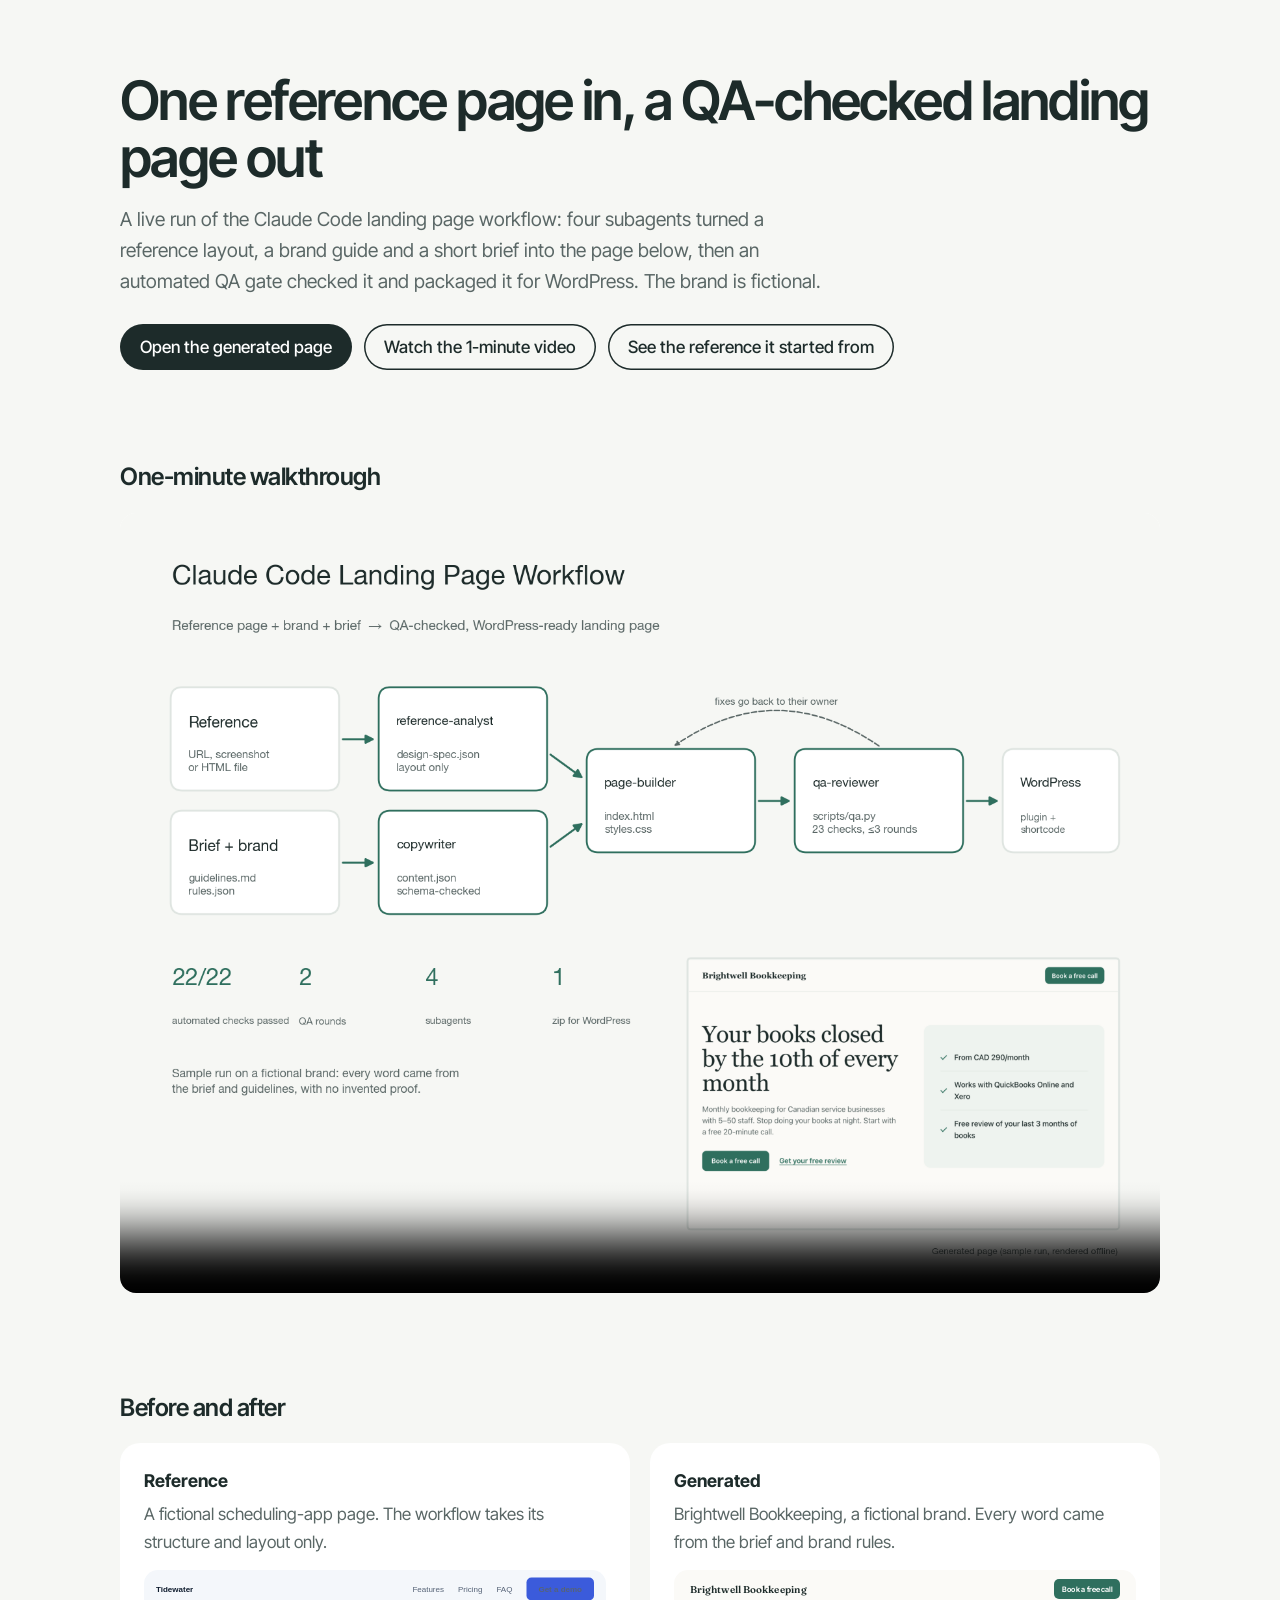
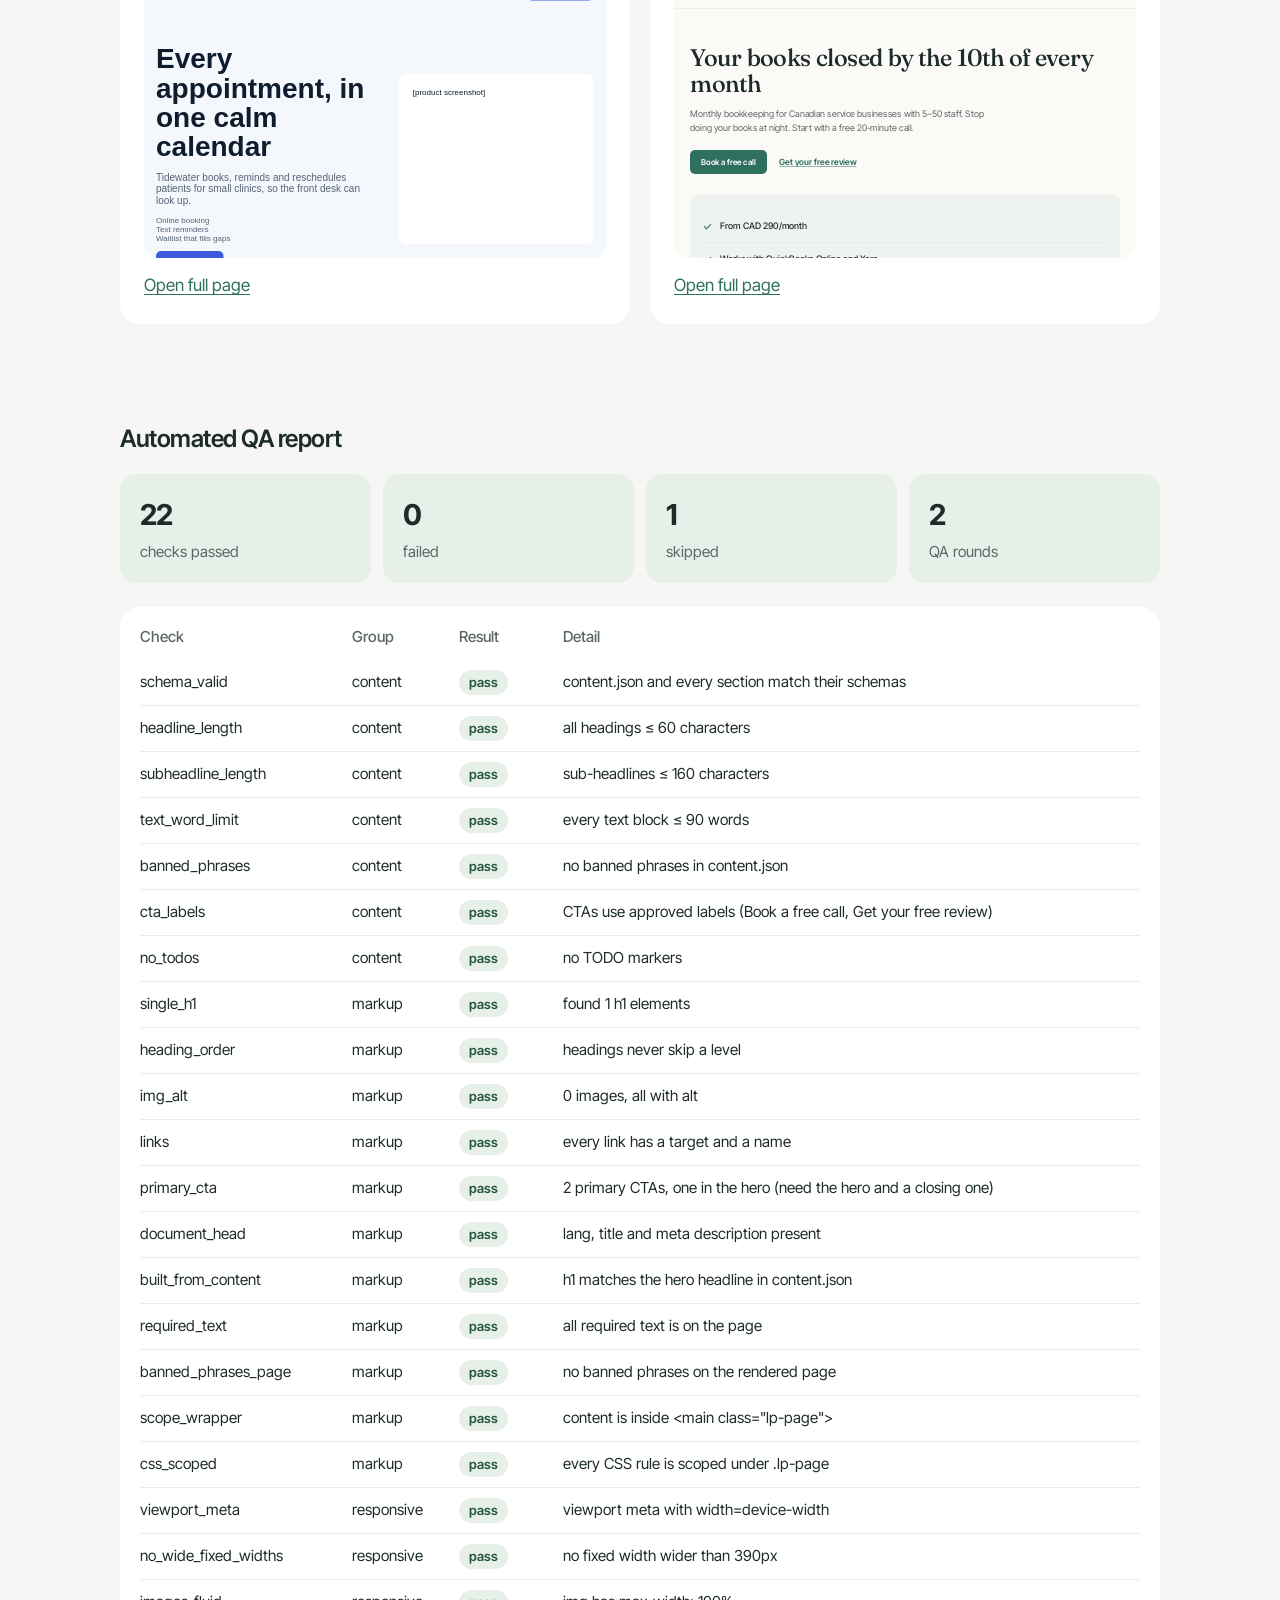
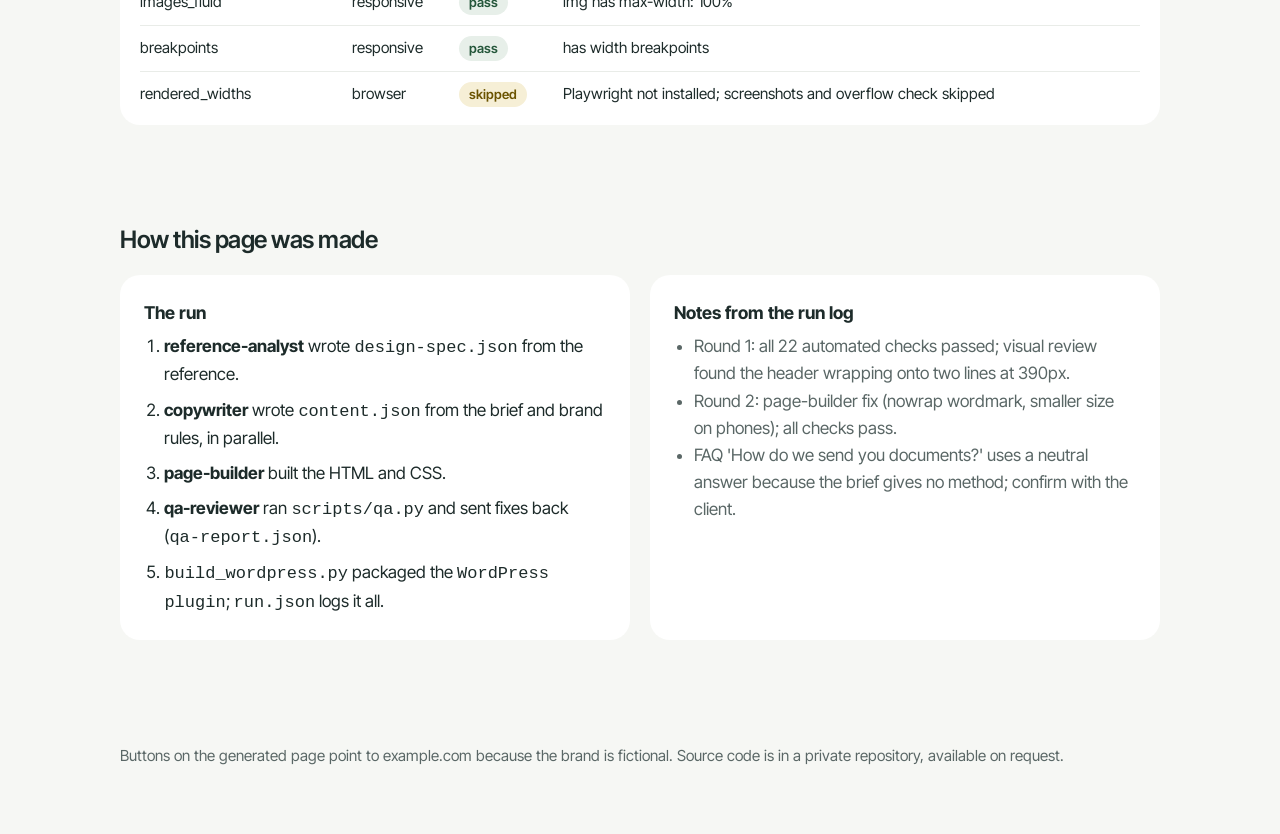
<file: index.html>
<!doctype html>
<html lang="en">
<head>
<meta charset="utf-8">
<meta name="viewport" content="width=device-width, initial-scale=1">
<title>Landing Page Workflow: live demo</title>
<meta name="description" content="A landing page produced end to end by a Claude Code workflow: reference, copy, build, automated QA and a WordPress plugin.">
<link rel="preconnect" href="https://fonts.googleapis.com"><link rel="preconnect" href="https://fonts.gstatic.com" crossorigin>
<link href="https://fonts.googleapis.com/css2?family=Inter+Tight:wght@400;500;600&display=swap" rel="stylesheet">
<style>
  :root { --bg:#f6f7f4; --ink:#1d2b2a; --muted:#5a6766; --accent:#2f6f5e; --card:#ffffff; --soft:#e7efe9; --warn:#f6efd6; --bad:#f8e4dc; }
  * { box-sizing:border-box; }
  body { margin:0; background:var(--bg); color:var(--ink); font:400 17px/1.6 "Inter Tight", system-ui, sans-serif; }
  a { color:var(--accent); text-underline-offset:.2em; }
  .wrap { max-width:1080px; margin:0 auto; padding:0 max(20px, env(safe-area-inset-left)); }
  header { padding:72px 0 40px; }
  h1 { font-size:clamp(2rem, 1.4rem + 2.6vw, 3.4rem); line-height:1.05; letter-spacing:-.03em; margin:0 0 18px; font-weight:600; }
  h2 { font-size:1.5rem; letter-spacing:-.02em; margin:0 0 16px; font-weight:600; }
  .lead { font-size:1.2rem; color:var(--muted); max-width:44rem; margin:0; }
  .actions { display:flex; flex-wrap:wrap; gap:12px; margin-top:28px; }
  .btn { display:inline-flex; align-items:center; min-height:46px; padding:0 20px; border-radius:999px; background:var(--ink); color:#fff; text-decoration:none; font-weight:500; }
  .btn.ghost { background:transparent; color:var(--ink); box-shadow:inset 0 0 0 1.5px var(--ink); }
  section { padding:48px 0; }
  .grid { display:grid; gap:20px; grid-template-columns:repeat(auto-fit, minmax(min(100%, 300px), 1fr)); }
  .card { background:var(--card); border-radius:20px; padding:24px; }
  .card h3 { margin:0 0 6px; font-size:1.1rem; }
  .card p { margin:0 0 14px; color:var(--muted); }
  .frame { border-radius:14px; overflow:hidden; background:#fff; aspect-ratio:16/10; }
  .frame iframe { width:200%; height:200%; border:0; transform:scale(.5); transform-origin:0 0; pointer-events:none; }
  .stats { display:grid; gap:12px; grid-template-columns:repeat(auto-fit, minmax(150px, 1fr)); margin-bottom:24px; }
  .stat { background:var(--soft); border-radius:16px; padding:18px 20px; }
  .stat b { display:block; font-size:1.8rem; letter-spacing:-.02em; }
  .stat span { color:var(--muted); font-size:.95rem; }
  .table { background:var(--card); border-radius:20px; padding:8px 20px; overflow-x:auto; }
  table { width:100%; border-collapse:collapse; font-size:.95rem; min-width:560px; }
  td, th { text-align:left; padding:10px 12px 10px 0; vertical-align:top; }
  tr + tr td { border-top:1px solid #e9ece8; }
  th { color:var(--muted); font-weight:500; }
  .pill { display:inline-block; border-radius:999px; padding:2px 10px; font-size:.82rem; font-weight:600; }
  .pass { background:var(--soft); color:#24563a; } .skipped { background:var(--warn); color:#6b5300; } .fail { background:var(--bad); color:#8d2f1c; }
  ol.flow { margin:0; padding-left:1.2em; display:grid; gap:8px; }
  ul.notes { margin:0; padding-left:1.2em; color:var(--muted); }
  .vid { width:100%; max-width:100%; border-radius:16px; background:#fff; display:block; }
  footer { padding:56px 0 72px; color:var(--muted); font-size:.95rem; }
</style>
</head>
<body>
<div class="wrap">
  <header>
    <h1>One reference page in, a QA-checked landing page out</h1>
    <p class="lead">A live run of the Claude Code landing page workflow: four subagents turned a reference layout, a brand guide and a short brief into the page below, then an automated QA gate checked it and packaged it for WordPress. The brand is fictional.</p>
    <div class="actions">
      <a class="btn" href="generated/">Open the generated page</a>
      <a class="btn ghost" href="#vid-h">Watch the 1-minute video</a>
      <a class="btn ghost" href="reference/">See the reference it started from</a>
      
    </div>
  </header>

  <section aria-labelledby="vid-h">
    <h2 id="vid-h">One-minute walkthrough</h2>
    <video class="vid" controls playsinline preload="metadata" poster="cover.png" src="demo-video.mp4?v=9ca69c38ab">Your browser can't play this video.</video>
  </section>

  <section aria-labelledby="io-h">
    <h2 id="io-h">Before and after</h2>
    <div class="grid">
      <div class="card"><h3>Reference</h3><p>A fictional scheduling-app page. The workflow takes its structure and layout only.</p>
        <div class="frame"><iframe src="reference/" title="Reference page preview" loading="lazy" tabindex="-1" scrolling="no"></iframe></div>
        <p style="margin:14px 0 0"><a href="reference/">Open full page</a></p></div>
      <div class="card"><h3>Generated</h3><p>Brightwell Bookkeeping, a fictional brand. Every word came from the brief and brand rules.</p>
        <div class="frame"><iframe src="generated/" title="Generated page preview" loading="lazy" tabindex="-1" scrolling="no"></iframe></div>
        <p style="margin:14px 0 0"><a href="generated/">Open full page</a></p></div>
    </div>
  </section>

  <section aria-labelledby="qa-h">
    <h2 id="qa-h">Automated QA report</h2>
    <div class="stats">
      <div class="stat"><b>22</b><span>checks passed</span></div>
      <div class="stat"><b>0</b><span>failed</span></div>
      <div class="stat"><b>1</b><span>skipped</span></div>
      <div class="stat"><b>2</b><span>QA rounds</span></div>
    </div>
    <div class="table"><table>
      <thead><tr><th>Check</th><th>Group</th><th>Result</th><th>Detail</th></tr></thead>
      <tbody><tr><td>schema_valid</td><td>content</td><td><span class="pill pass">pass</span></td><td>content.json and every section match their schemas</td></tr><tr><td>headline_length</td><td>content</td><td><span class="pill pass">pass</span></td><td>all headings ≤ 60 characters</td></tr><tr><td>subheadline_length</td><td>content</td><td><span class="pill pass">pass</span></td><td>sub-headlines ≤ 160 characters</td></tr><tr><td>text_word_limit</td><td>content</td><td><span class="pill pass">pass</span></td><td>every text block ≤ 90 words</td></tr><tr><td>banned_phrases</td><td>content</td><td><span class="pill pass">pass</span></td><td>no banned phrases in content.json</td></tr><tr><td>cta_labels</td><td>content</td><td><span class="pill pass">pass</span></td><td>CTAs use approved labels (Book a free call, Get your free review)</td></tr><tr><td>no_todos</td><td>content</td><td><span class="pill pass">pass</span></td><td>no TODO markers</td></tr><tr><td>single_h1</td><td>markup</td><td><span class="pill pass">pass</span></td><td>found 1 h1 elements</td></tr><tr><td>heading_order</td><td>markup</td><td><span class="pill pass">pass</span></td><td>headings never skip a level</td></tr><tr><td>img_alt</td><td>markup</td><td><span class="pill pass">pass</span></td><td>0 images, all with alt</td></tr><tr><td>links</td><td>markup</td><td><span class="pill pass">pass</span></td><td>every link has a target and a name</td></tr><tr><td>primary_cta</td><td>markup</td><td><span class="pill pass">pass</span></td><td>2 primary CTAs, one in the hero (need the hero and a closing one)</td></tr><tr><td>document_head</td><td>markup</td><td><span class="pill pass">pass</span></td><td>lang, title and meta description present</td></tr><tr><td>built_from_content</td><td>markup</td><td><span class="pill pass">pass</span></td><td>h1 matches the hero headline in content.json</td></tr><tr><td>required_text</td><td>markup</td><td><span class="pill pass">pass</span></td><td>all required text is on the page</td></tr><tr><td>banned_phrases_page</td><td>markup</td><td><span class="pill pass">pass</span></td><td>no banned phrases on the rendered page</td></tr><tr><td>scope_wrapper</td><td>markup</td><td><span class="pill pass">pass</span></td><td>content is inside &lt;main class=&quot;lp-page&quot;&gt;</td></tr><tr><td>css_scoped</td><td>markup</td><td><span class="pill pass">pass</span></td><td>every CSS rule is scoped under .lp-page</td></tr><tr><td>viewport_meta</td><td>responsive</td><td><span class="pill pass">pass</span></td><td>viewport meta with width=device-width</td></tr><tr><td>no_wide_fixed_widths</td><td>responsive</td><td><span class="pill pass">pass</span></td><td>no fixed width wider than 390px</td></tr><tr><td>images_fluid</td><td>responsive</td><td><span class="pill pass">pass</span></td><td>img has max-width: 100%</td></tr><tr><td>breakpoints</td><td>responsive</td><td><span class="pill pass">pass</span></td><td>has width breakpoints</td></tr><tr><td>rendered_widths</td><td>browser</td><td><span class="pill skipped">skipped</span></td><td>Playwright not installed; screenshots and overflow check skipped</td></tr></tbody>
    </table></div>
  </section>

  <section aria-labelledby="how-h">
    <h2 id="how-h">How this page was made</h2>
    <div class="grid">
      <div class="card"><h3>The run</h3>
        <ol class="flow">
          <li><b>reference-analyst</b> wrote <code>design-spec.json</code> from the reference.</li>
          <li><b>copywriter</b> wrote <code>content.json</code> from the brief and brand rules, in parallel.</li>
          <li><b>page-builder</b> built the HTML and CSS.</li>
          <li><b>qa-reviewer</b> ran <code>scripts/qa.py</code> and sent fixes back (<code>qa-report.json</code>).</li>
          <li><code>build_wordpress.py</code> packaged the <code>WordPress plugin</code>; <code>run.json</code> logs it all.</li>
        </ol></div>
      <div class="card"><h3>Notes from the run log</h3><ul class="notes"><li>Round 1: all 22 automated checks passed; visual review found the header wrapping onto two lines at 390px.</li><li>Round 2: page-builder fix (nowrap wordmark, smaller size on phones); all checks pass.</li><li>FAQ &#x27;How do we send you documents?&#x27; uses a neutral answer because the brief gives no method; confirm with the client.</li></ul></div>
    </div>
  </section>

  <footer>
        Buttons on the generated page point to example.com because the brand is fictional.
    Source code is in a private repository, available on request.
  </footer>
</div>
</body>
</html>
</file>
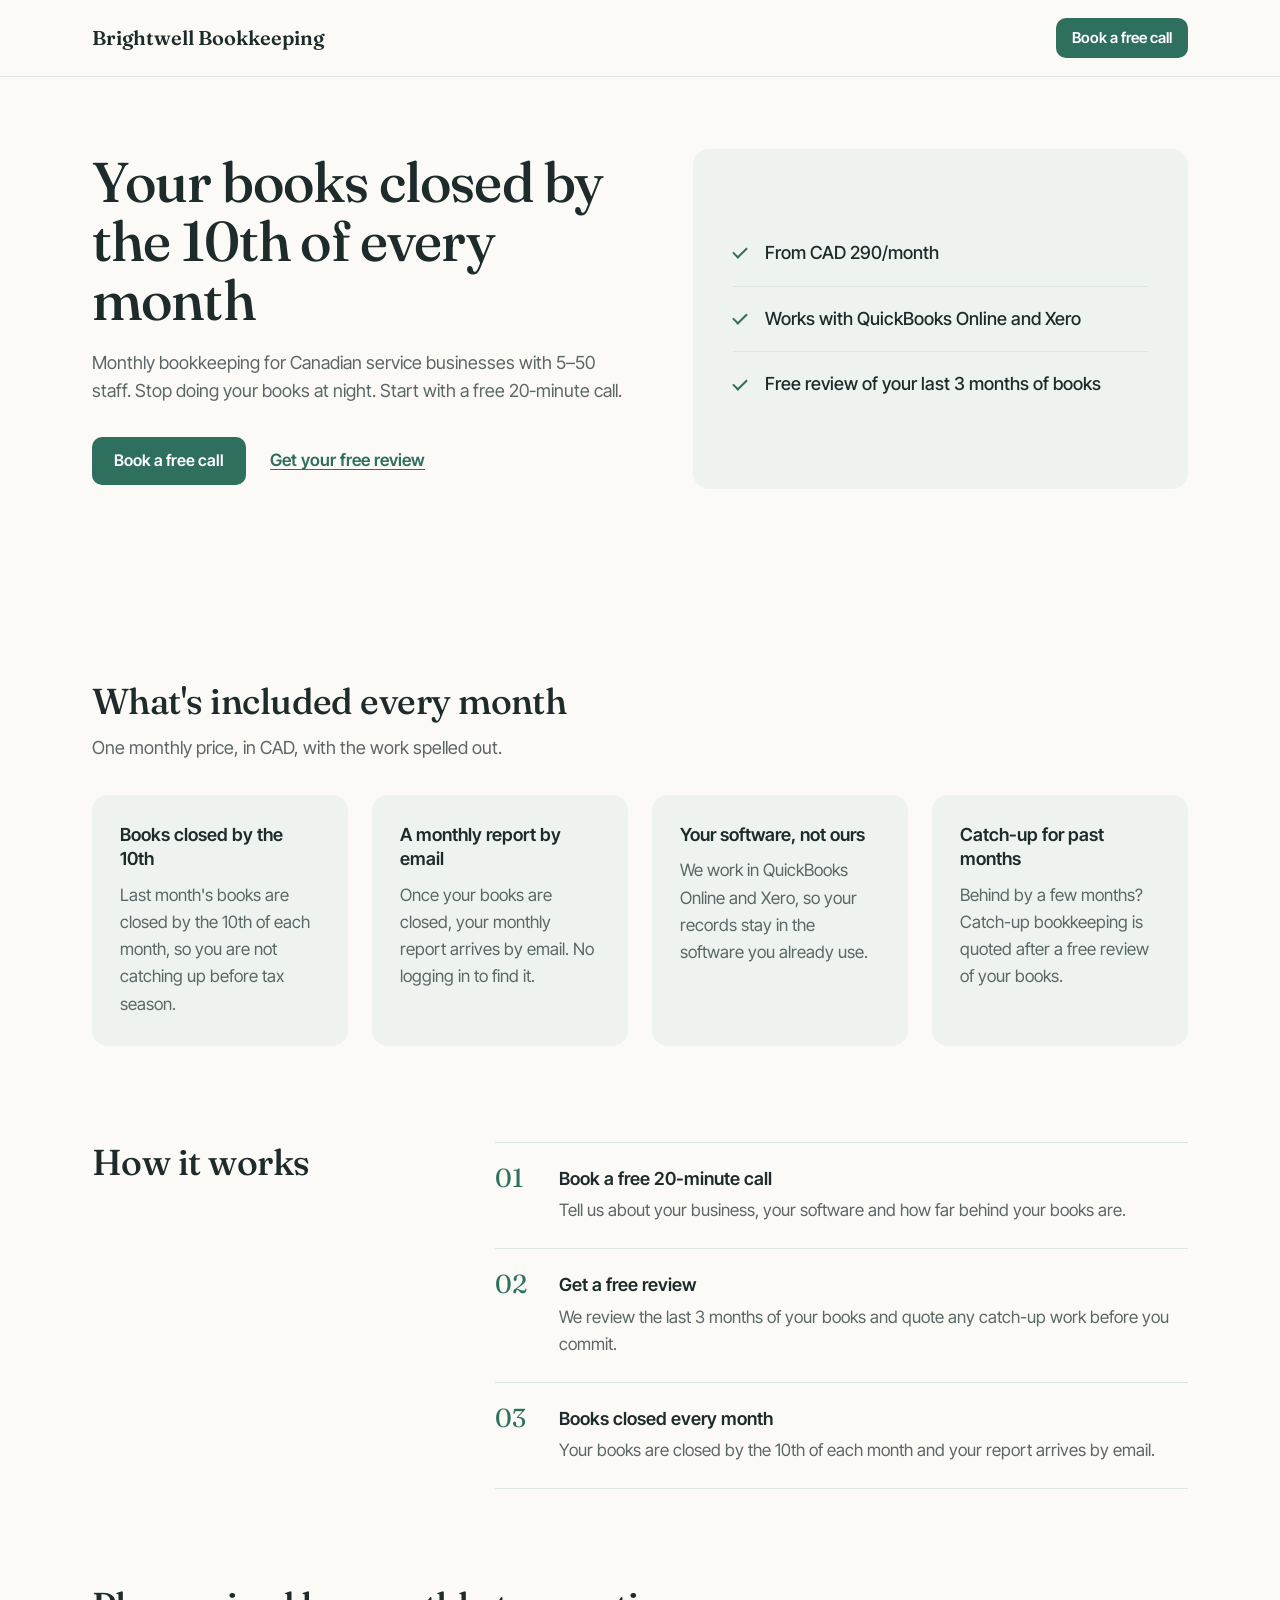
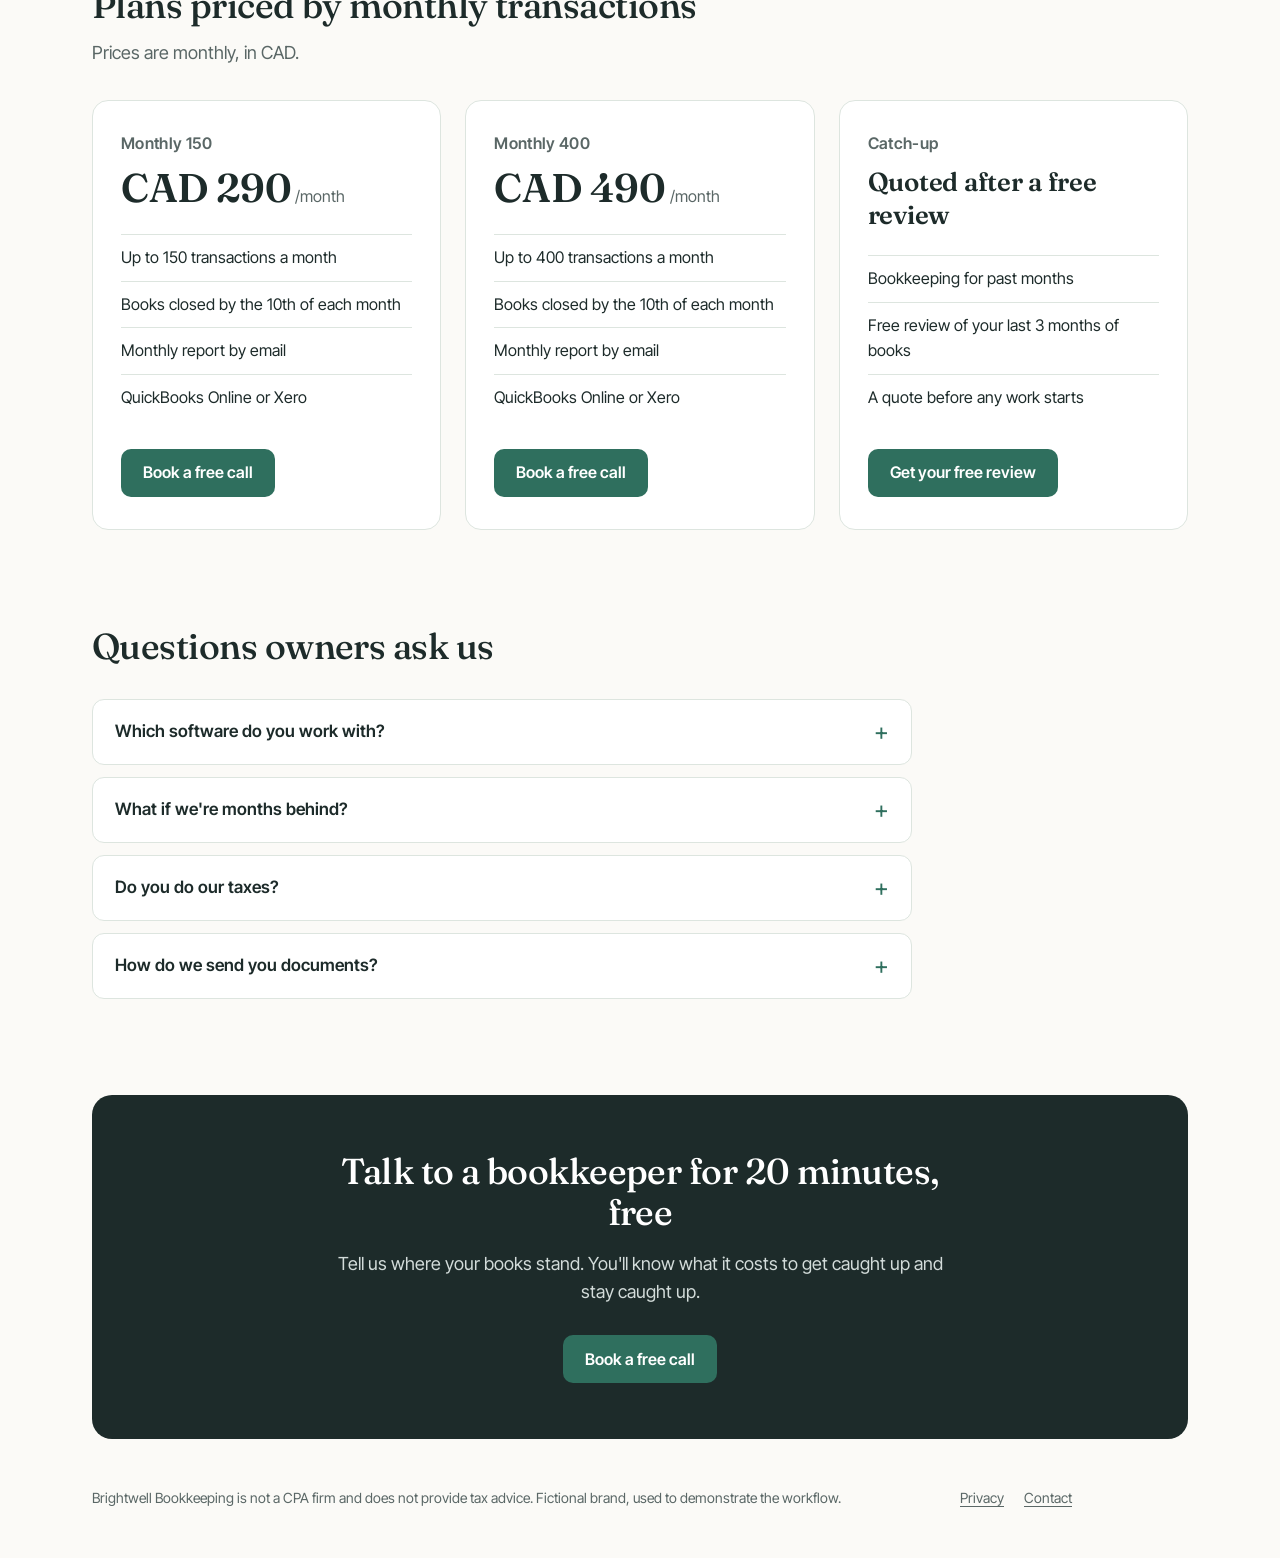
<file: generated/index.html>
<!doctype html>
<html lang="en">
<head>
  <meta charset="utf-8">
  <meta name="viewport" content="width=device-width, initial-scale=1">
  <title>Monthly bookkeeping for Canadian service businesses | Brightwell Bookkeeping</title>
  <meta name="description" content="Monthly bookkeeping from CAD 290/month. Books closed by the 10th, a monthly report by email, on QuickBooks Online or Xero. Book a free 20-minute call.">
  <link rel="preconnect" href="https://fonts.googleapis.com">
  <link rel="preconnect" href="https://fonts.gstatic.com" crossorigin>
  <link rel="stylesheet" href="https://fonts.googleapis.com/css2?family=Fraunces:opsz,wght@9..144,500;9..144,600&amp;family=Inter+Tight:wght@400;500;600&amp;display=swap">
  <link rel="stylesheet" href="styles.css">
</head>
<body style="margin:0">
<main class="lp-page">
  <header class="lp-nav">
    <div class="lp-container lp-nav__inner">
      <a class="lp-nav__brand" href="#hero">Brightwell Bookkeeping</a>
      <a class="lp-btn lp-btn--small" href="https://example.com/book-a-call">Book a free call</a>
    </div>
  </header>

  <section class="lp-hero" id="hero" aria-labelledby="hero-title">
    <div class="lp-container lp-hero__grid">
      <div class="lp-hero__text">
        <h1 id="hero-title">Your books closed by the 10th of every month</h1>
        <p class="lp-hero__sub">Monthly bookkeeping for Canadian service businesses with 5–50 staff. Stop doing your books at night. Start with a free 20-minute call.</p>
        <div class="lp-hero__actions">
          <a class="lp-btn lp-cta-primary" href="https://example.com/book-a-call">Book a free call</a>
          <a class="lp-link-secondary" href="https://example.com/free-review">Get your free review</a>
        </div>
      </div>
      <div class="lp-hero__panel">
        <ul class="lp-hero__points">
          <li>From CAD 290/month</li>
          <li>Works with QuickBooks Online and Xero</li>
          <li>Free review of your last 3 months of books</li>
        </ul>
      </div>
    </div>
  </section>

  <section class="lp-section lp-features" id="features" aria-labelledby="features-title">
    <div class="lp-container">
      <div class="lp-section__head">
        <h2 id="features-title">What's included every month</h2>
        <p class="lp-intro">One monthly price, in CAD, with the work spelled out.</p>
      </div>
      <div class="lp-cards lp-cards--four">
        <article class="lp-card">
          <h3>Books closed by the 10th</h3>
          <p>Last month's books are closed by the 10th of each month, so you are not catching up before tax season.</p>
        </article>
        <article class="lp-card">
          <h3>A monthly report by email</h3>
          <p>Once your books are closed, your monthly report arrives by email. No logging in to find it.</p>
        </article>
        <article class="lp-card">
          <h3>Your software, not ours</h3>
          <p>We work in QuickBooks Online and Xero, so your records stay in the software you already use.</p>
        </article>
        <article class="lp-card">
          <h3>Catch-up for past months</h3>
          <p>Behind by a few months? Catch-up bookkeeping is quoted after a free review of your books.</p>
        </article>
      </div>
    </div>
  </section>

  <section class="lp-section lp-steps" id="steps" aria-labelledby="steps-title">
    <div class="lp-container lp-steps__grid">
      <h2 id="steps-title">How it works</h2>
      <ol class="lp-steps__list">
        <li>
          <h3>Book a free 20-minute call</h3>
          <p>Tell us about your business, your software and how far behind your books are.</p>
        </li>
        <li>
          <h3>Get a free review</h3>
          <p>We review the last 3 months of your books and quote any catch-up work before you commit.</p>
        </li>
        <li>
          <h3>Books closed every month</h3>
          <p>Your books are closed by the 10th of each month and your report arrives by email.</p>
        </li>
      </ol>
    </div>
  </section>

  <section class="lp-section lp-pricing" id="pricing" aria-labelledby="pricing-title">
    <div class="lp-container">
      <div class="lp-section__head">
        <h2 id="pricing-title">Plans priced by monthly transactions</h2>
        <p class="lp-intro">Prices are monthly, in CAD.</p>
      </div>
      <div class="lp-cards lp-cards--three">
        <article class="lp-plan">
          <h3>Monthly 150</h3>
          <p class="lp-plan__price"><span class="lp-plan__amount">CAD 290</span><span class="lp-plan__period">/month</span></p>
          <ul class="lp-plan__list">
            <li>Up to 150 transactions a month</li>
            <li>Books closed by the 10th of each month</li>
            <li>Monthly report by email</li>
            <li>QuickBooks Online or Xero</li>
          </ul>
          <a class="lp-btn" href="https://example.com/book-a-call">Book a free call</a>
        </article>
        <article class="lp-plan">
          <h3>Monthly 400</h3>
          <p class="lp-plan__price"><span class="lp-plan__amount">CAD 490</span><span class="lp-plan__period">/month</span></p>
          <ul class="lp-plan__list">
            <li>Up to 400 transactions a month</li>
            <li>Books closed by the 10th of each month</li>
            <li>Monthly report by email</li>
            <li>QuickBooks Online or Xero</li>
          </ul>
          <a class="lp-btn" href="https://example.com/book-a-call">Book a free call</a>
        </article>
        <article class="lp-plan">
          <h3>Catch-up</h3>
          <p class="lp-plan__price"><span class="lp-plan__amount lp-plan__amount--text">Quoted after a free review</span></p>
          <ul class="lp-plan__list">
            <li>Bookkeeping for past months</li>
            <li>Free review of your last 3 months of books</li>
            <li>A quote before any work starts</li>
          </ul>
          <a class="lp-btn" href="https://example.com/free-review">Get your free review</a>
        </article>
      </div>
    </div>
  </section>

  <section class="lp-section lp-faq" id="faq" aria-labelledby="faq-title">
    <div class="lp-container">
      <div class="lp-section__head">
        <h2 id="faq-title">Questions owners ask us</h2>
      </div>
      <div class="lp-faq__list">
        <details class="lp-faq__item">
          <summary><h3>Which software do you work with?</h3></summary>
          <p>QuickBooks Online and Xero. Your books stay in your own account.</p>
        </details>
        <details class="lp-faq__item">
          <summary><h3>What if we're months behind?</h3></summary>
          <p>That's common. We start with a free review of your last 3 months of books, then quote the catch-up work. Once you are caught up, your books are closed by the 10th of each month.</p>
        </details>
        <details class="lp-faq__item">
          <summary><h3>Do you do our taxes?</h3></summary>
          <p>No. Brightwell Bookkeeping is not a CPA firm and does not provide tax advice. Keep working with your accountant; they get books that are closed every month.</p>
        </details>
        <details class="lp-faq__item">
          <summary><h3>How do we send you documents?</h3></summary>
          <p>We agree on how you send receipts and statements on your free 20-minute call, based on the software you already use.</p>
        </details>
      </div>
    </div>
  </section>

  <section class="lp-cta" id="cta" aria-labelledby="cta-title">
    <div class="lp-container">
      <div class="lp-cta__band">
        <h2 id="cta-title">Talk to a bookkeeper for 20 minutes, free</h2>
        <p>Tell us where your books stand. You'll know what it costs to get caught up and stay caught up.</p>
        <a class="lp-btn lp-btn--onDark lp-cta-primary" href="https://example.com/book-a-call">Book a free call</a>
      </div>
    </div>
  </section>

  <footer class="lp-footer" id="footer">
    <div class="lp-container lp-footer__inner">
      <p>Brightwell Bookkeeping is not a CPA firm and does not provide tax advice. Fictional brand, used to demonstrate the workflow.</p>
      <ul class="lp-footer__links">
        <li><a href="https://example.com/privacy">Privacy</a></li>
        <li><a href="mailto:hello@example.com">Contact</a></li>
      </ul>
    </div>
  </footer>
</main>
</body>
</html>
</file>
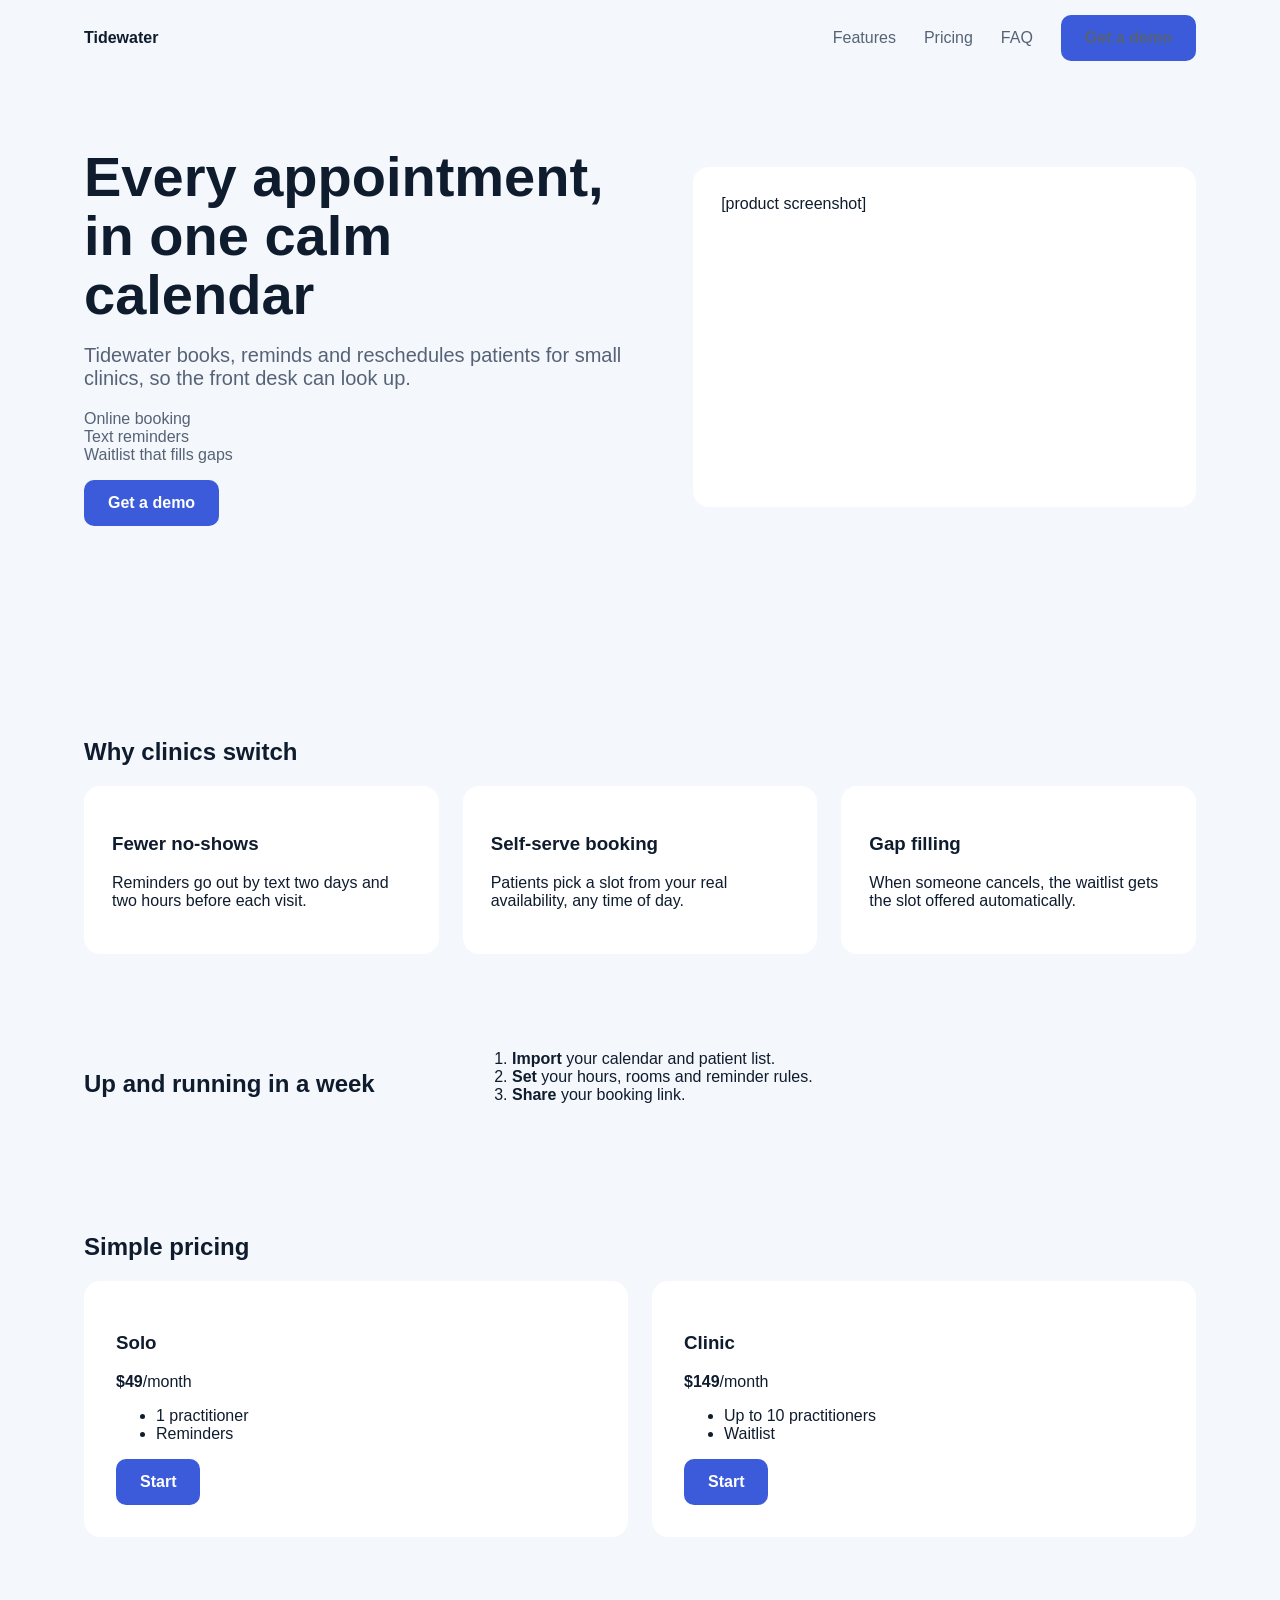
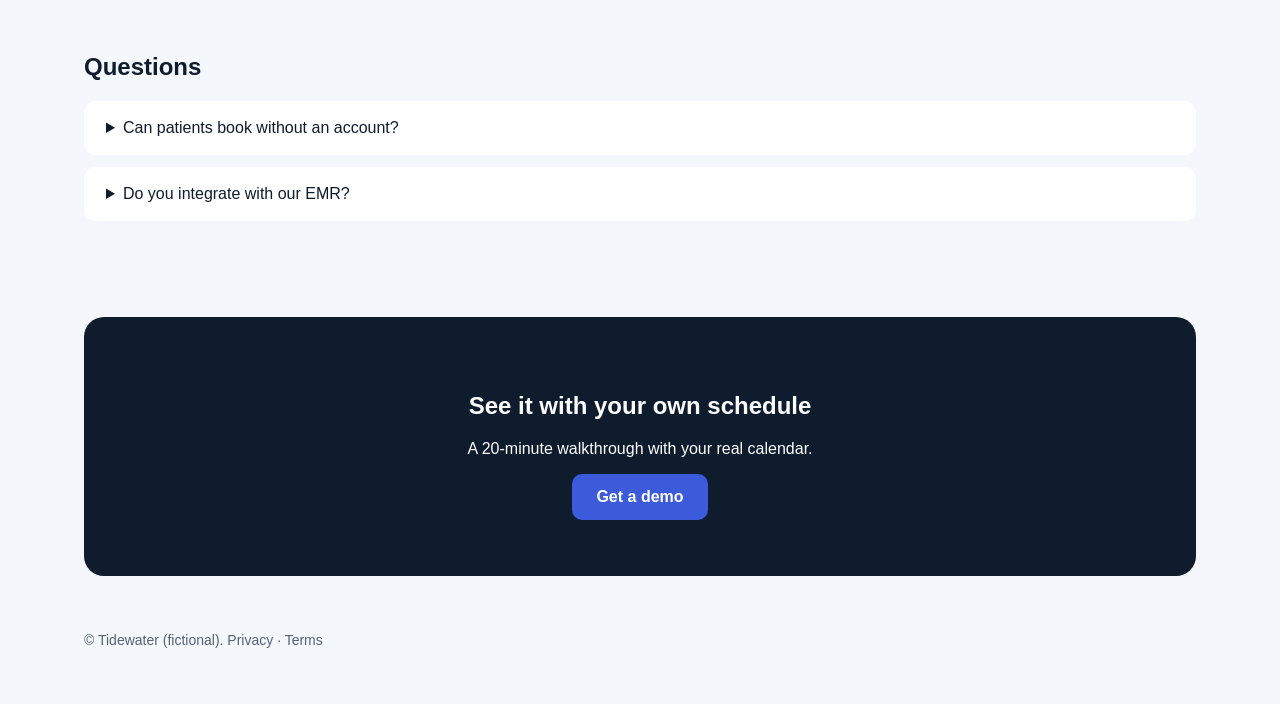
<file: reference/index.html>
<!doctype html>
<!-- Fictional reference page written for this demo. "Tidewater" is not a real product. -->
<html lang="en">
<head>
<meta charset="utf-8">
<meta name="viewport" content="width=device-width, initial-scale=1">
<title>Tidewater — scheduling for clinics</title>
<style>
  :root { --bg:#f4f7fb; --ink:#0f1c2e; --muted:#566377; --accent:#3b5bdb; --panel:#ffffff; }
  * { box-sizing: border-box; }
  body { margin:0; font-family: "Helvetica Neue", Arial, sans-serif; background:var(--bg); color:var(--ink); }
  .wrap { max-width: 1160px; margin: 0 auto; padding: 0 24px; }
  nav { display:flex; justify-content:space-between; align-items:center; height:76px; }
  nav .links a { margin-left:28px; color:var(--muted); text-decoration:none; }
  .btn { display:inline-block; background:var(--accent); color:#fff; padding:14px 24px; border-radius:10px; text-decoration:none; font-weight:600; }
  .hero { display:grid; grid-template-columns: 1.1fr 1fr; gap:56px; align-items:center; padding:72px 0 96px; }
  .hero h1 { font-size:56px; line-height:1.05; margin:0 0 20px; }
  .hero p { font-size:20px; color:var(--muted); }
  .hero .panel { background:var(--panel); border-radius:16px; padding:28px; min-height:340px; }
  .hero ul { padding:0; list-style:none; color:var(--muted); }
  section { padding:96px 0 0; }
  .three { display:grid; grid-template-columns: repeat(3,1fr); gap:24px; }
  .three div { background:var(--panel); border-radius:16px; padding:28px; }
  .steps { display:grid; grid-template-columns: 1fr 2fr; gap:56px; }
  .steps ol { margin:0; padding-left:20px; }
  .plans { display:grid; grid-template-columns: repeat(2,1fr); gap:24px; }
  .plans div { background:var(--panel); border-radius:16px; padding:32px; }
  details { background:var(--panel); border-radius:12px; padding:18px 22px; margin-bottom:12px; }
  .band { background:var(--ink); color:#fff; border-radius:20px; padding:56px; text-align:center; margin-top:96px; }
  footer { padding:56px 0; color:var(--muted); font-size:14px; }
  @media (max-width: 760px) { .hero, .three, .steps, .plans { grid-template-columns: 1fr; } .hero h1 { font-size:38px; } }
</style>
</head>
<body>
<div class="wrap">
  <nav><strong>Tidewater</strong><div class="links"><a href="#features">Features</a><a href="#pricing">Pricing</a><a href="#faq">FAQ</a><a class="btn" href="#demo">Get a demo</a></div></nav>

  <header class="hero">
    <div>
      <h1>Every appointment, in one calm calendar</h1>
      <p>Tidewater books, reminds and reschedules patients for small clinics, so the front desk can look up.</p>
      <ul><li>Online booking</li><li>Text reminders</li><li>Waitlist that fills gaps</li></ul>
      <a class="btn" href="#demo">Get a demo</a>
    </div>
    <div class="panel" aria-label="Product screenshot placeholder">[product screenshot]</div>
  </header>

  <section id="features">
    <h2>Why clinics switch</h2>
    <div class="three">
      <div><h3>Fewer no-shows</h3><p>Reminders go out by text two days and two hours before each visit.</p></div>
      <div><h3>Self-serve booking</h3><p>Patients pick a slot from your real availability, any time of day.</p></div>
      <div><h3>Gap filling</h3><p>When someone cancels, the waitlist gets the slot offered automatically.</p></div>
    </div>
  </section>

  <section>
    <div class="steps">
      <h2>Up and running in a week</h2>
      <ol><li><strong>Import</strong> your calendar and patient list.</li><li><strong>Set</strong> your hours, rooms and reminder rules.</li><li><strong>Share</strong> your booking link.</li></ol>
    </div>
  </section>

  <section id="pricing">
    <h2>Simple pricing</h2>
    <div class="plans">
      <div><h3>Solo</h3><p><strong>$49</strong>/month</p><ul><li>1 practitioner</li><li>Reminders</li></ul><a class="btn" href="#demo">Start</a></div>
      <div><h3>Clinic</h3><p><strong>$149</strong>/month</p><ul><li>Up to 10 practitioners</li><li>Waitlist</li></ul><a class="btn" href="#demo">Start</a></div>
    </div>
  </section>

  <section id="faq">
    <h2>Questions</h2>
    <details><summary>Can patients book without an account?</summary><p>Yes, with a name and phone number.</p></details>
    <details><summary>Do you integrate with our EMR?</summary><p>We export to CSV today.</p></details>
  </section>

  <div class="band"><h2>See it with your own schedule</h2><p>A 20-minute walkthrough with your real calendar.</p><a class="btn" href="#demo">Get a demo</a></div>

  <footer>© Tidewater (fictional). Privacy · Terms</footer>
</div>
</body>
</html>
</file>
<file: generated/styles.css>
/* Brightwell Bookkeeping landing page. Every rule is scoped under .lp-page. */

.lp-page {
  --lp-bg: #fbfaf7;
  --lp-ink: #1d2b2a;
  --lp-muted: #5a6766;
  --lp-accent: #2f6f5e;
  --lp-accent-hover: #255a4c;
  --lp-surface: #eef3ef;
  --lp-line: #dde5df;
  --lp-white: #ffffff;
  --lp-font-display: "Fraunces", Georgia, "Times New Roman", serif;
  --lp-font-body: "Inter Tight", system-ui, -apple-system, "Segoe UI", Roboto, Arial, sans-serif;
  --lp-max: 1160px;
  --lp-gap: 64px;
  --lp-radius: 16px;
  --lp-gutter: 20px;

  display: block;
  margin: 0;
  background: var(--lp-bg);
  color: var(--lp-ink);
  font-family: var(--lp-font-body);
  font-size: 17px;
  line-height: 1.6;
  -webkit-font-smoothing: antialiased;
  text-rendering: optimizeLegibility;
}

.lp-page *,
.lp-page *::before,
.lp-page *::after { box-sizing: border-box; }

.lp-page img { max-width: 100%; height: auto; display: block; }

.lp-page h1,
.lp-page h2,
.lp-page h3,
.lp-page p,
.lp-page ul,
.lp-page ol { margin: 0; }

.lp-page h1,
.lp-page h2 {
  font-family: var(--lp-font-display);
  font-weight: 500;
  letter-spacing: -0.015em;
  color: var(--lp-ink);
}

.lp-page h1 { font-size: 38px; line-height: 1.08; }
.lp-page h2 { font-size: 30px; line-height: 1.15; }
.lp-page h3 { font-family: var(--lp-font-body); font-size: 18px; font-weight: 600; line-height: 1.35; }

.lp-page a { color: var(--lp-accent); text-underline-offset: 3px; }
.lp-page a:hover { color: var(--lp-accent-hover); }

.lp-page a:focus-visible,
.lp-page summary:focus-visible {
  outline: 3px solid var(--lp-accent);
  outline-offset: 3px;
  border-radius: 6px;
}

.lp-page .lp-container {
  width: 100%;
  max-width: var(--lp-max);
  margin: 0 auto;
  padding: 0 var(--lp-gutter);
}

/* Buttons */
.lp-page .lp-btn {
  display: inline-flex;
  align-items: center;
  justify-content: center;
  min-height: 48px;
  padding: 12px 22px;
  border-radius: 10px;
  background: var(--lp-accent);
  color: var(--lp-white);
  font-weight: 600;
  font-size: 16px;
  line-height: 1.2;
  text-decoration: none;
  transition: background-color 0.15s ease;
}
.lp-page .lp-btn:hover { background: var(--lp-accent-hover); color: var(--lp-white); }
.lp-page .lp-btn--small { min-height: 40px; padding: 9px 16px; font-size: 15px; }
.lp-page .lp-btn--onDark:focus-visible { outline-color: var(--lp-white); }

.lp-page .lp-link-secondary {
  font-weight: 600;
  text-decoration: underline;
  text-decoration-thickness: 1px;
}

/* Nav */
.lp-page .lp-nav { border-bottom: 1px solid var(--lp-line); }
.lp-page .lp-nav__inner {
  display: flex;
  align-items: center;
  justify-content: space-between;
  gap: 16px;
  min-height: 68px;
}
.lp-page .lp-nav__brand {
  font-family: var(--lp-font-display);
  font-size: 17px;
  font-weight: 600;
  color: var(--lp-ink);
  text-decoration: none;
  white-space: nowrap;
}
.lp-page .lp-nav__brand:hover { color: var(--lp-ink); }
.lp-page .lp-nav__inner > a:last-child { white-space: nowrap; }
@media (min-width: 720px) { .lp-page .lp-nav__brand { font-size: 20px; } }

/* Hero */
.lp-page .lp-hero { padding: 48px 0 64px; }
.lp-page .lp-hero__grid { display: grid; gap: 40px; }
.lp-page .lp-hero__sub {
  margin-top: 20px;
  font-size: 18px;
  line-height: 1.55;
  color: var(--lp-muted);
  max-width: 34em;
}
.lp-page .lp-hero__actions {
  display: flex;
  flex-wrap: wrap;
  align-items: center;
  gap: 16px 24px;
  margin-top: 32px;
}
.lp-page .lp-hero__panel {
  display: flex;
  align-items: center;
  background: var(--lp-surface);
  border-radius: var(--lp-radius);
  padding: 32px 28px;
}
.lp-page .lp-hero__points { list-style: none; padding: 0; width: 100%; }
.lp-page .lp-hero__points li {
  padding: 18px 0 18px 32px;
  position: relative;
  font-size: 18px;
  font-weight: 500;
  border-top: 1px solid var(--lp-line);
}
.lp-page .lp-hero__points li:first-child { border-top: 0; }
.lp-page .lp-hero__points li::before {
  content: "";
  position: absolute;
  left: 0;
  top: 50%;
  width: 14px;
  height: 8px;
  margin-top: -6px;
  border-left: 2px solid var(--lp-accent);
  border-bottom: 2px solid var(--lp-accent);
  transform: rotate(-45deg);
}

/* Sections */
.lp-page .lp-section { padding-top: var(--lp-gap); }
.lp-page .lp-section__head { margin-bottom: 32px; max-width: 40em; }
.lp-page .lp-intro { margin-top: 12px; color: var(--lp-muted); font-size: 18px; }

/* Cards */
.lp-page .lp-cards { display: grid; gap: 20px; }
.lp-page .lp-card {
  background: var(--lp-surface);
  border-radius: var(--lp-radius);
  padding: 28px;
}
.lp-page .lp-card p { margin-top: 10px; color: var(--lp-muted); }

/* Steps */
.lp-page .lp-steps__grid { display: grid; gap: 32px; }
.lp-page .lp-steps__list {
  list-style: none;
  padding: 0;
  counter-reset: lp-step;
}
.lp-page .lp-steps__list li {
  counter-increment: lp-step;
  position: relative;
  padding: 24px 0 24px 64px;
  border-top: 1px solid var(--lp-line);
}
.lp-page .lp-steps__list li:last-child { border-bottom: 1px solid var(--lp-line); }
.lp-page .lp-steps__list li::before {
  content: counter(lp-step, decimal-leading-zero);
  position: absolute;
  left: 0;
  top: 22px;
  font-family: var(--lp-font-display);
  font-size: 26px;
  line-height: 1;
  color: var(--lp-accent);
}
.lp-page .lp-steps__list p { margin-top: 6px; color: var(--lp-muted); }

/* Pricing */
.lp-page .lp-plan {
  display: flex;
  flex-direction: column;
  background: var(--lp-white);
  border: 1px solid var(--lp-line);
  border-radius: var(--lp-radius);
  padding: 32px 28px;
}
.lp-page .lp-plan h3 { color: var(--lp-muted); font-size: 16px; font-weight: 600; letter-spacing: 0.02em; }
.lp-page .lp-plan__price { margin-top: 12px; display: flex; flex-wrap: wrap; align-items: baseline; gap: 4px; }
.lp-page .lp-plan__amount {
  font-family: var(--lp-font-display);
  font-size: 40px;
  font-weight: 600;
  line-height: 1.1;
  letter-spacing: -0.01em;
}
.lp-page .lp-plan__amount--text { font-size: 26px; line-height: 1.25; }
.lp-page .lp-plan__period { color: var(--lp-muted); font-size: 16px; }
.lp-page .lp-plan__list {
  list-style: none;
  padding: 0;
  margin: 24px 0 28px;
  flex: 1 1 auto;
}
.lp-page .lp-plan__list li {
  padding: 10px 0;
  border-top: 1px solid var(--lp-line);
  font-size: 16px;
}
.lp-page .lp-plan .lp-btn { align-self: flex-start; }

/* FAQ */
.lp-page .lp-faq__list { display: grid; gap: 12px; max-width: 820px; }
.lp-page .lp-faq__item {
  background: var(--lp-white);
  border: 1px solid var(--lp-line);
  border-radius: 12px;
}
.lp-page .lp-faq__item summary {
  display: flex;
  align-items: center;
  justify-content: space-between;
  gap: 16px;
  padding: 20px 22px;
  cursor: pointer;
  list-style: none;
}
.lp-page .lp-faq__item summary::-webkit-details-marker { display: none; }
.lp-page .lp-faq__item summary::after {
  content: "+";
  flex: 0 0 auto;
  font-size: 24px;
  line-height: 1;
  color: var(--lp-accent);
  transition: transform 0.15s ease;
}
.lp-page .lp-faq__item[open] summary::after { transform: rotate(45deg); }
.lp-page .lp-faq__item summary h3 { font-size: 17px; }
.lp-page .lp-faq__item p { padding: 0 22px 22px; color: var(--lp-muted); max-width: 40em; }

/* Closing CTA */
.lp-page .lp-cta { padding-top: var(--lp-gap); }
.lp-page .lp-cta__band {
  background: var(--lp-ink);
  color: var(--lp-white);
  border-radius: 20px;
  padding: 48px 24px;
  text-align: center;
}
.lp-page .lp-cta__band h2 { color: var(--lp-white); max-width: 18em; margin: 0 auto; }
.lp-page .lp-cta__band p {
  margin: 16px auto 28px;
  max-width: 34em;
  color: #d3dcda;
  font-size: 18px;
}

/* Footer */
.lp-page .lp-footer { padding: 48px 0; }
.lp-page .lp-footer__inner {
  display: flex;
  flex-wrap: wrap;
  gap: 12px 28px;
  align-items: baseline;
  font-size: 14px;
  color: var(--lp-muted);
}
.lp-page .lp-footer__inner p { flex: 1 1 320px; max-width: 60em; }
.lp-page .lp-footer__links { list-style: none; padding: 0; display: flex; gap: 20px; }
.lp-page .lp-footer__links a { color: var(--lp-muted); }
.lp-page .lp-footer__links a:hover { color: var(--lp-ink); }

/* Tablet and up */
@media (min-width: 720px) {
  .lp-page { --lp-gutter: 32px; --lp-gap: 96px; }
  .lp-page h1 { font-size: 48px; }
  .lp-page h2 { font-size: 36px; }
  .lp-page .lp-nav__inner { min-height: 76px; }
  .lp-page .lp-hero { padding: 72px 0 96px; }
  .lp-page .lp-cards--four { grid-template-columns: repeat(2, minmax(0, 1fr)); gap: 24px; }
  .lp-page .lp-cards--three { grid-template-columns: repeat(2, minmax(0, 1fr)); gap: 24px; }
  .lp-page .lp-steps__grid { grid-template-columns: 1fr 2fr; gap: 56px; }
  .lp-page .lp-cta__band { padding: 56px; }
}

/* Desktop */
@media (min-width: 960px) {
  .lp-page h1 { font-size: 56px; line-height: 1.05; }
  .lp-page .lp-hero__grid { grid-template-columns: 1.1fr 1fr; gap: 56px; align-items: center; }
  .lp-page .lp-hero__panel { min-height: 340px; padding: 40px; }
  .lp-page .lp-cards--three { grid-template-columns: repeat(3, minmax(0, 1fr)); }
}

@media (min-width: 1100px) {
  .lp-page .lp-cards--four { grid-template-columns: repeat(4, minmax(0, 1fr)); }
}

@media (prefers-reduced-motion: reduce) {
  .lp-page .lp-btn,
  .lp-page .lp-faq__item summary::after { transition: none; }
}
</file>
